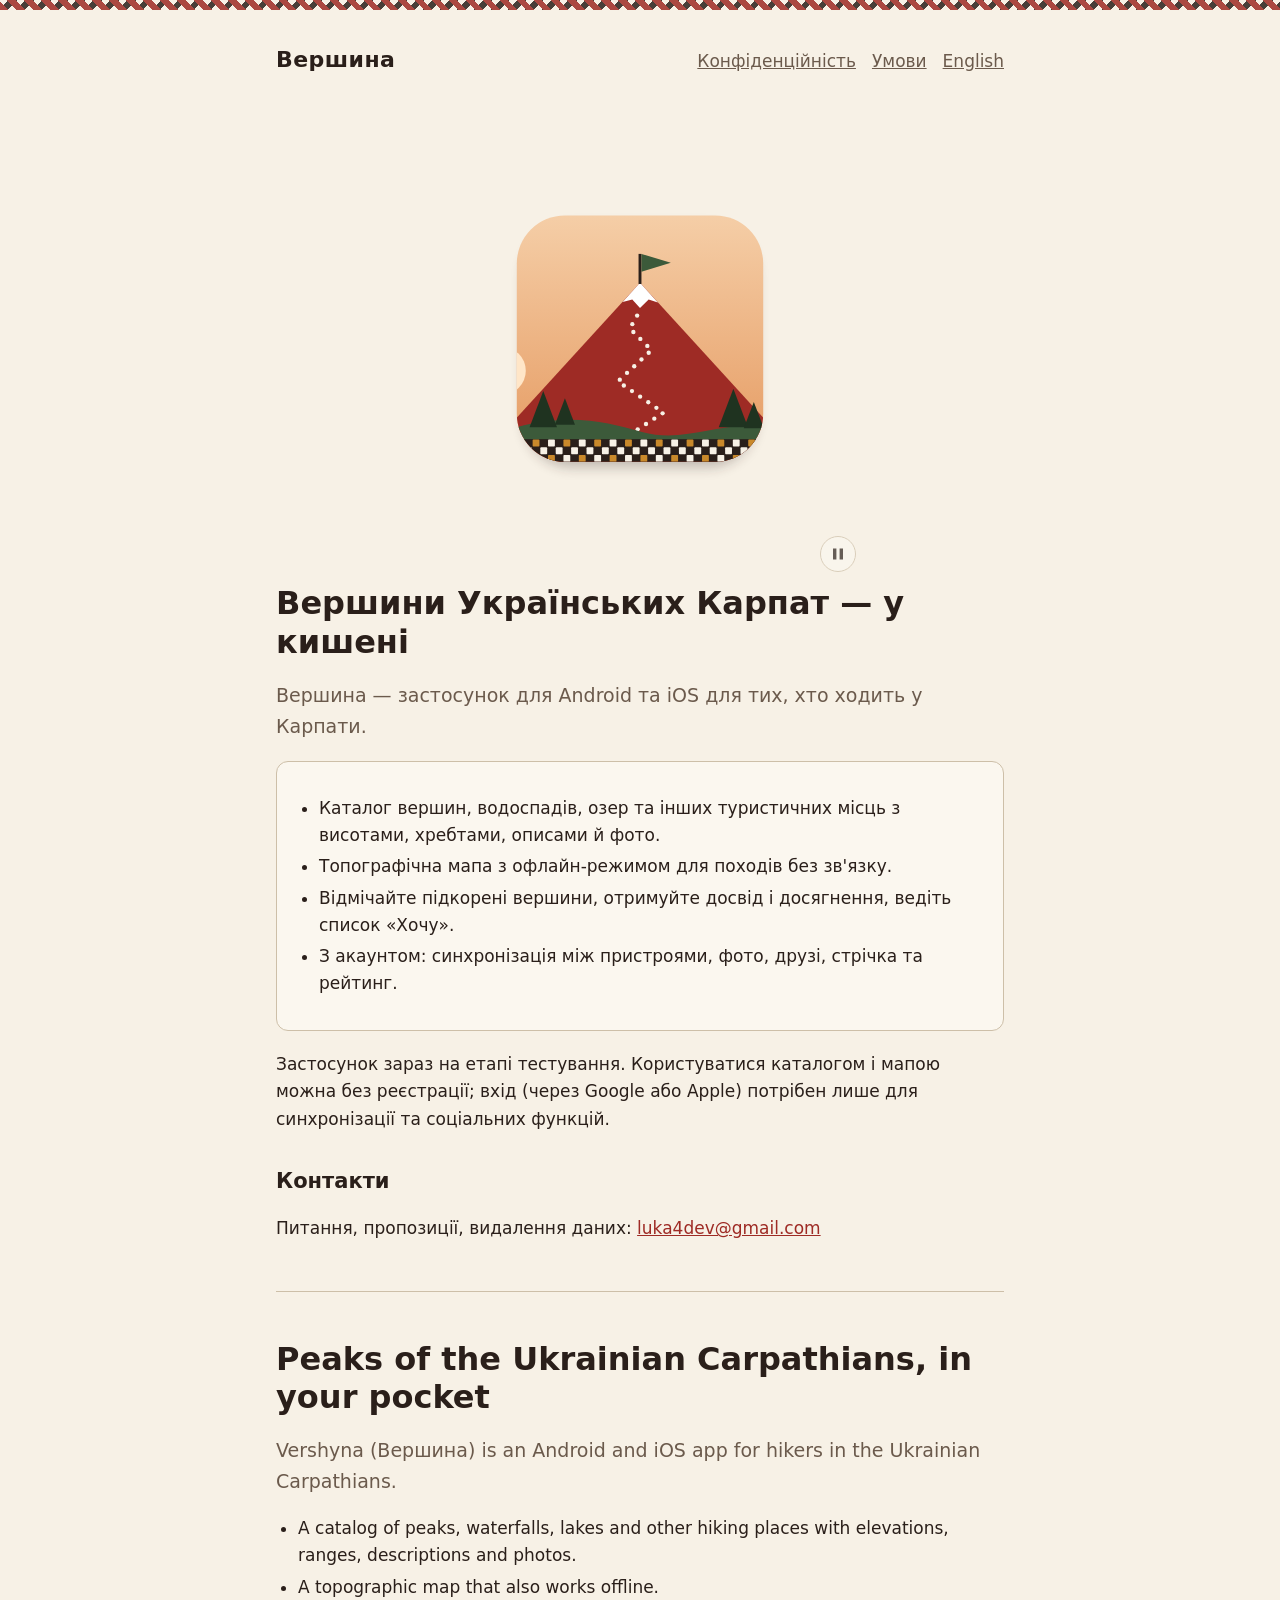
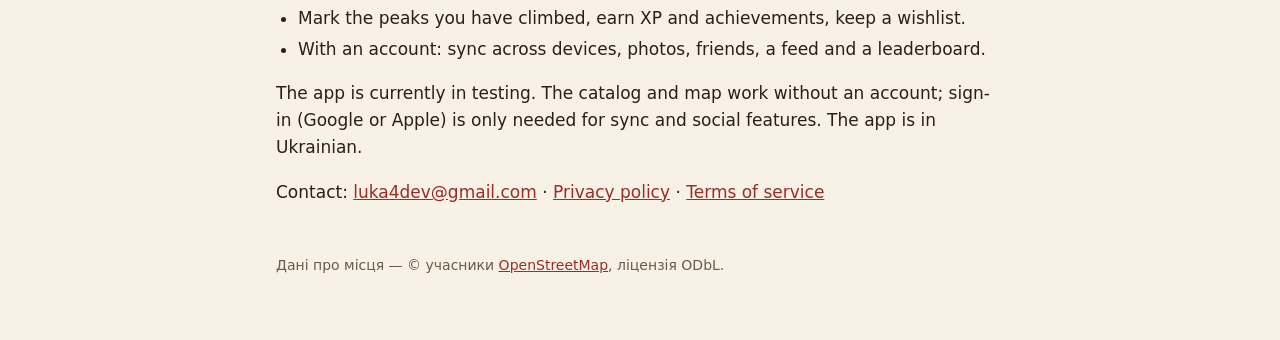
<file: index.html>
<!doctype html>
<html lang="uk">
<head>
<meta charset="utf-8">
<meta name="viewport" content="width=device-width, initial-scale=1">
<meta name="google-site-verification" content="HWtvPHT6k69fjXebC8v9ps20vwsoj0DJlfXnHzNqT5U" />
<title>Вершина — вершини Українських Карпат</title>
<meta name="description" content="Вершина — застосунок для туристів: каталог вершин, водоспадів і озер Українських Карпат, мапа, підкорені вершини, досягнення та рейтинг.">
<link rel="icon" type="image/svg+xml" href="assets/icon.svg">
<link rel="stylesheet" href="style.css">
<script src="js/promo.js" defer></script>
</head>
<body>
<div class="band"></div>
<main>
  <header class="site">
    <a class="brand" href="./">Вершина</a>
    <nav><a href="privacy.html">Конфіденційність</a><a href="terms.html">Умови</a><a href="#en">English</a></nav>
  </header>

  <figure class="promo" id="promo">
    <div class="promo-stage">
      <img src="assets/icon.svg" width="256" height="256" alt="Іконка застосунку Вершина: червона вершина з прапорцем і стежкою, сонце на вечірньому небі">
    </div>
    <button type="button" class="promo-toggle" hidden data-pause="Пауза" data-play="Відтворити"></button>
  </figure>

  <h1>Вершини Українських Карпат — у кишені</h1>
  <p class="lead">Вершина — застосунок для Android та iOS для тих, хто ходить у Карпати.</p>

  <div class="card">
    <ul>
      <li>Каталог вершин, водоспадів, озер та інших туристичних місць з висотами, хребтами, описами й фото.</li>
      <li>Топографічна мапа з офлайн-режимом для походів без зв'язку.</li>
      <li>Відмічайте підкорені вершини, отримуйте досвід і досягнення, ведіть список «Хочу».</li>
      <li>З акаунтом: синхронізація між пристроями, фото, друзі, стрічка та рейтинг.</li>
    </ul>
  </div>

  <p>Застосунок зараз на етапі тестування. Користуватися каталогом і мапою можна без реєстрації; вхід (через Google або Apple) потрібен лише для синхронізації та соціальних функцій.</p>

  <h2>Контакти</h2>
  <p>Питання, пропозиції, видалення даних: <a href="mailto:luka4dev@gmail.com">luka4dev@gmail.com</a></p>

  <hr id="en">

  <h1 lang="en">Peaks of the Ukrainian Carpathians, in your pocket</h1>
  <div lang="en">
    <p class="lead">Vershyna (Вершина) is an Android and iOS app for hikers in the Ukrainian Carpathians.</p>
    <ul>
      <li>A catalog of peaks, waterfalls, lakes and other hiking places with elevations, ranges, descriptions and photos.</li>
      <li>A topographic map that also works offline.</li>
      <li>Mark the peaks you have climbed, earn XP and achievements, keep a wishlist.</li>
      <li>With an account: sync across devices, photos, friends, a feed and a leaderboard.</li>
    </ul>
    <p>The app is currently in testing. The catalog and map work without an account; sign-in (Google or Apple) is only needed for sync and social features. The app is in Ukrainian.</p>
    <p>Contact: <a href="mailto:luka4dev@gmail.com">luka4dev@gmail.com</a> · <a href="privacy.html#en">Privacy policy</a> · <a href="terms.html#en">Terms of service</a></p>
  </div>

  <footer>
    Дані про місця — © учасники <a href="https://www.openstreetmap.org/copyright">OpenStreetMap</a>, ліцензія ODbL.
  </footer>
</main>
</body>
</html>
</file>
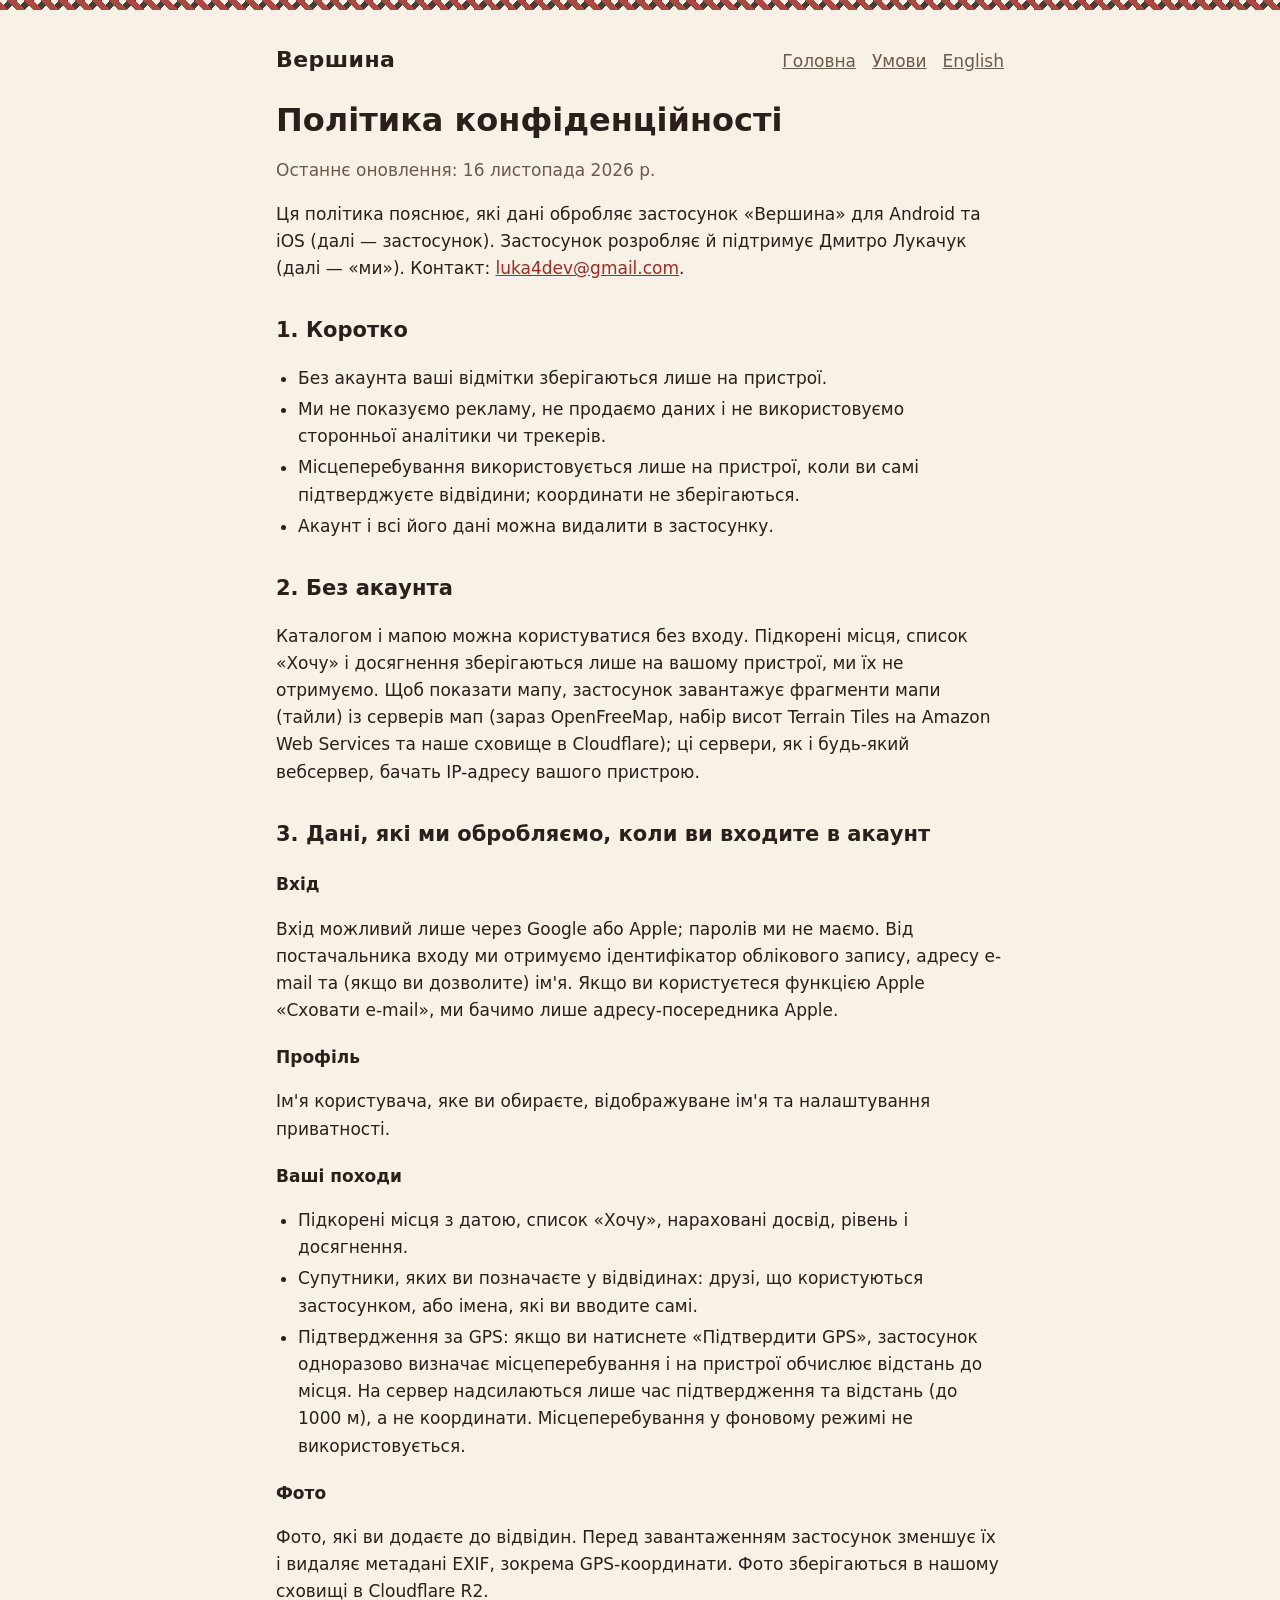
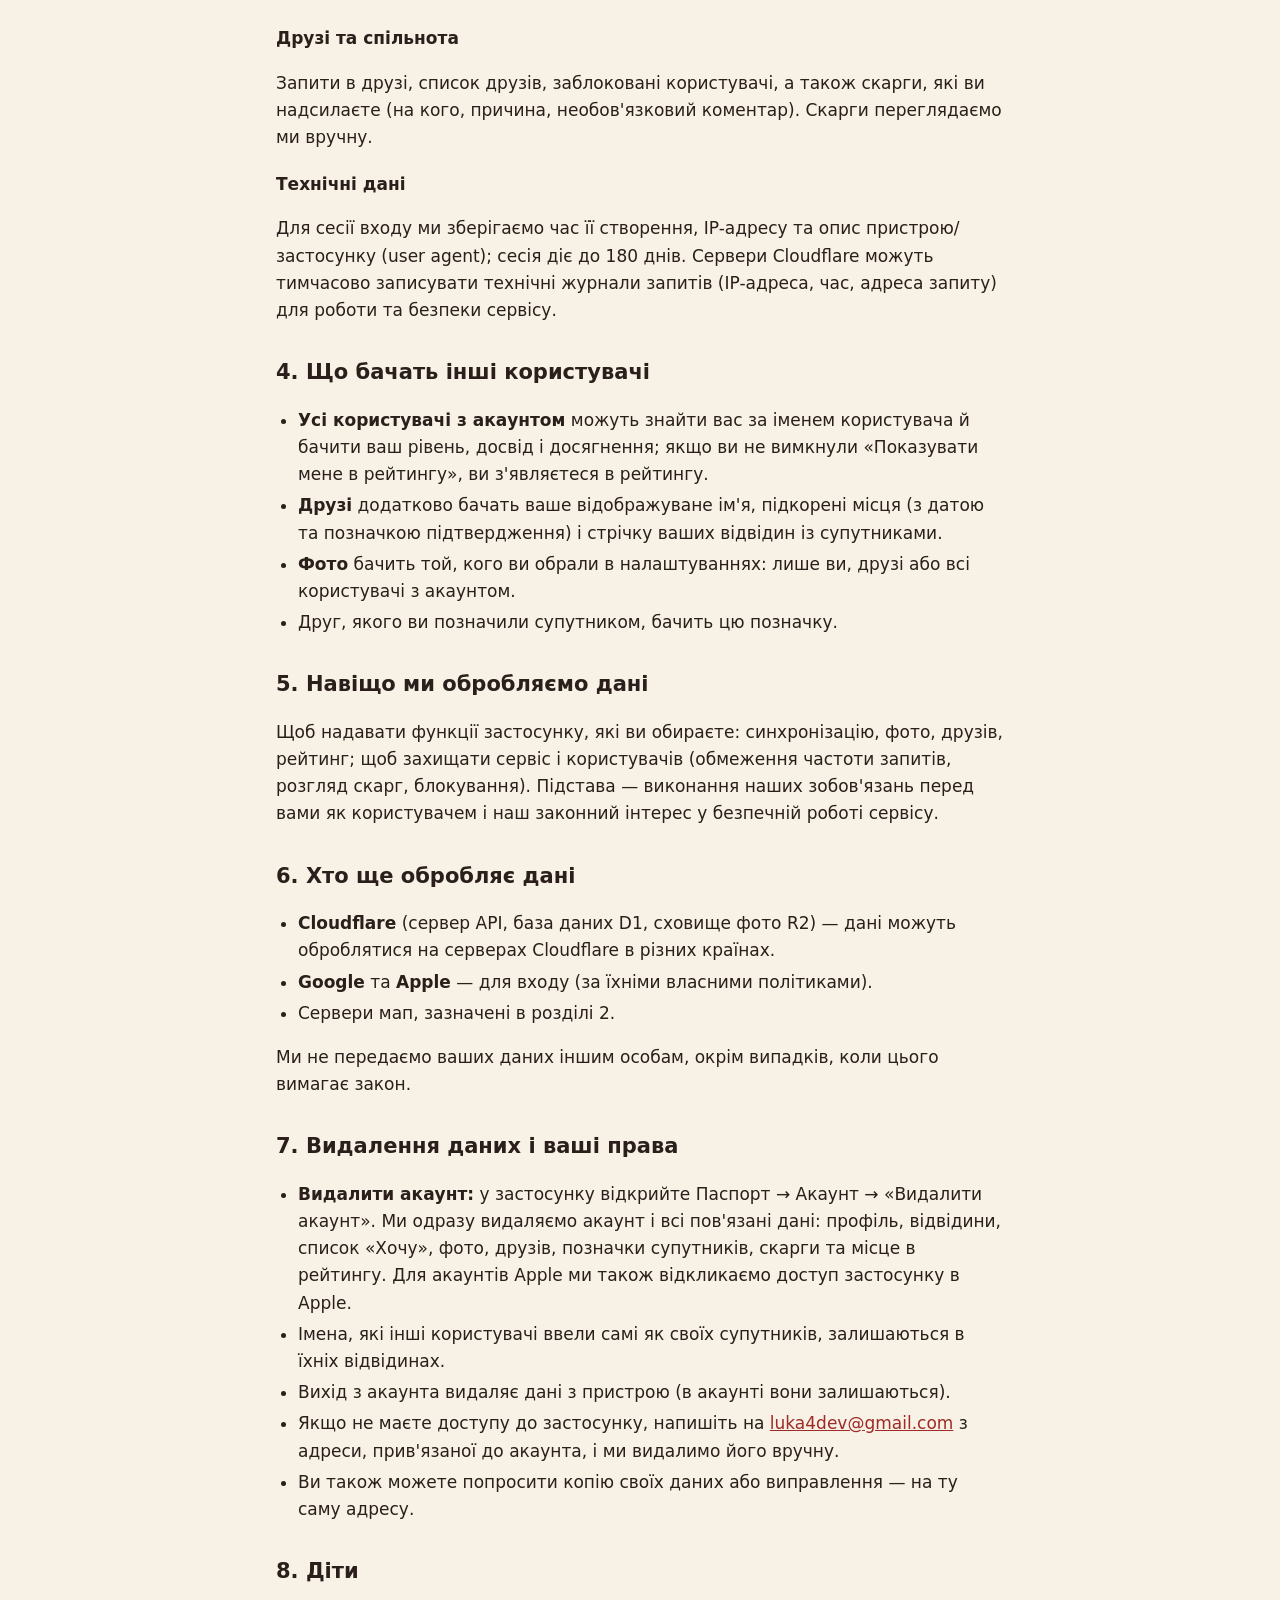
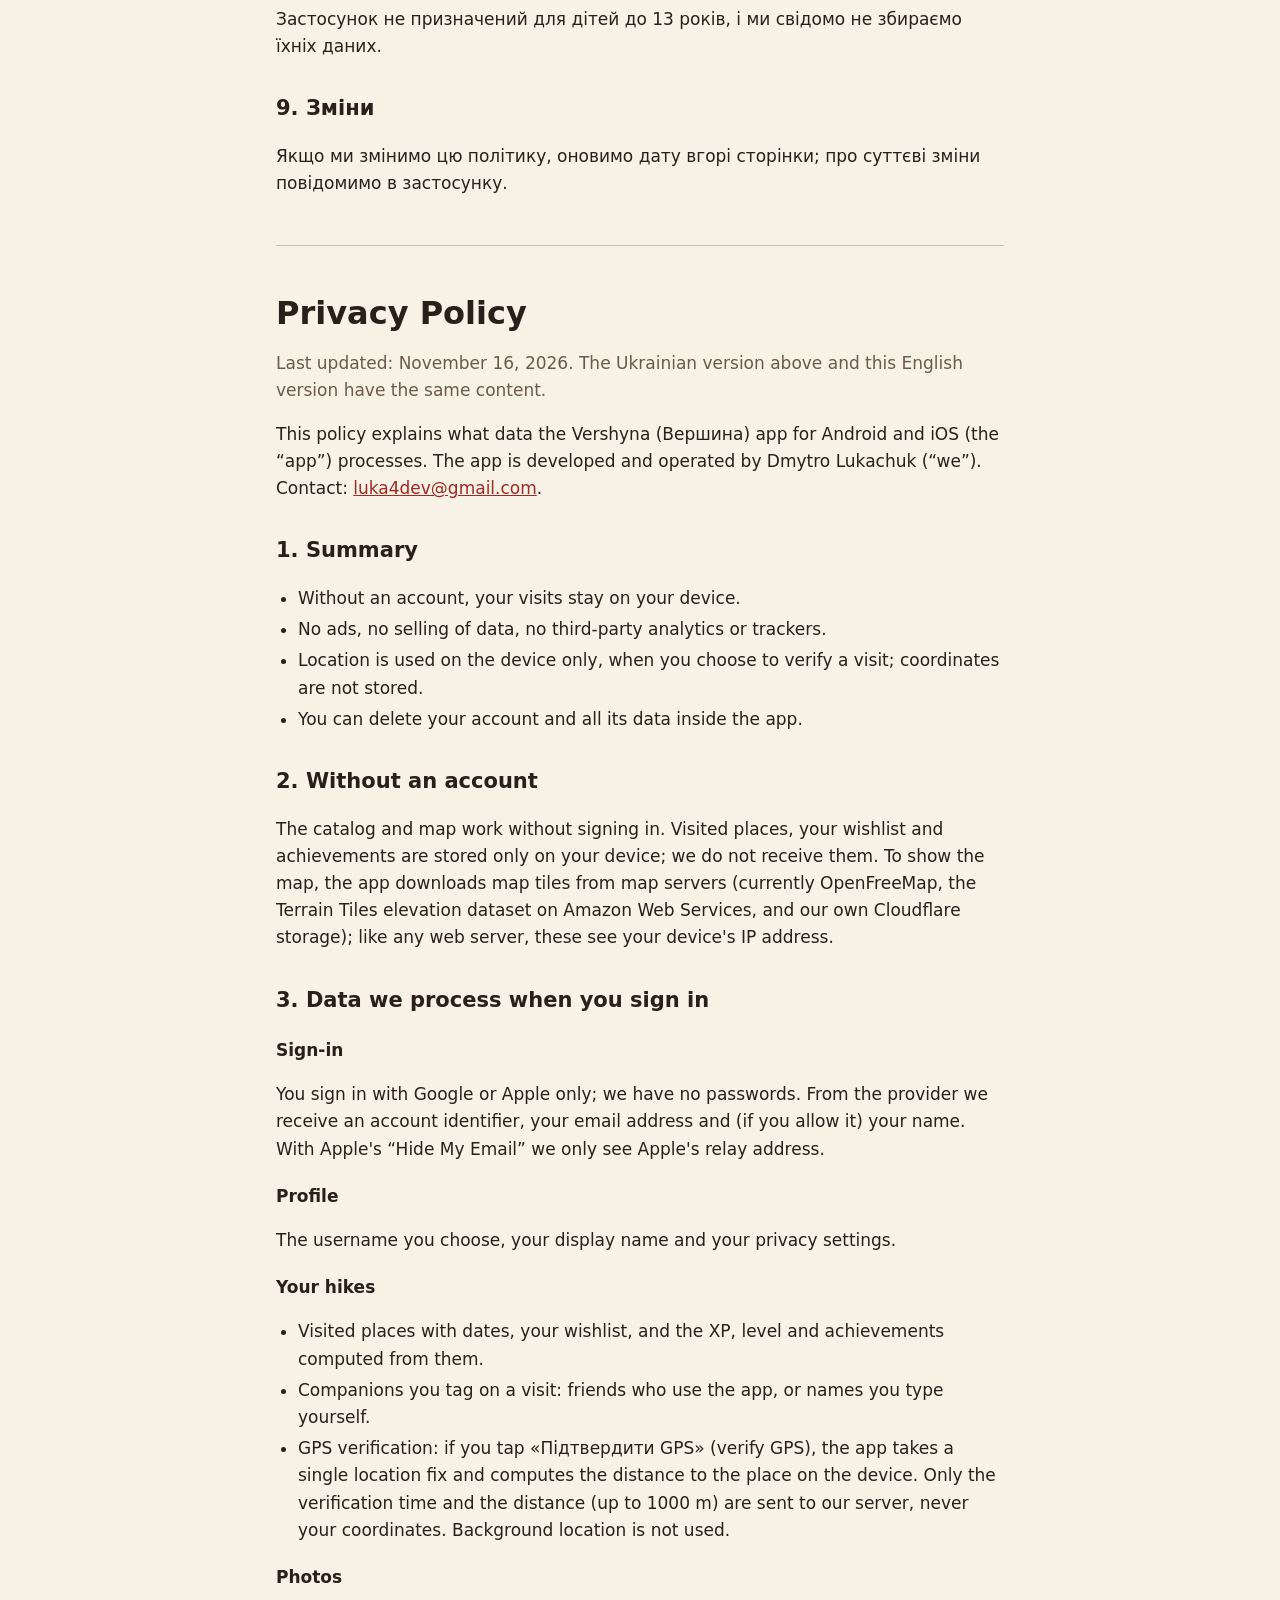
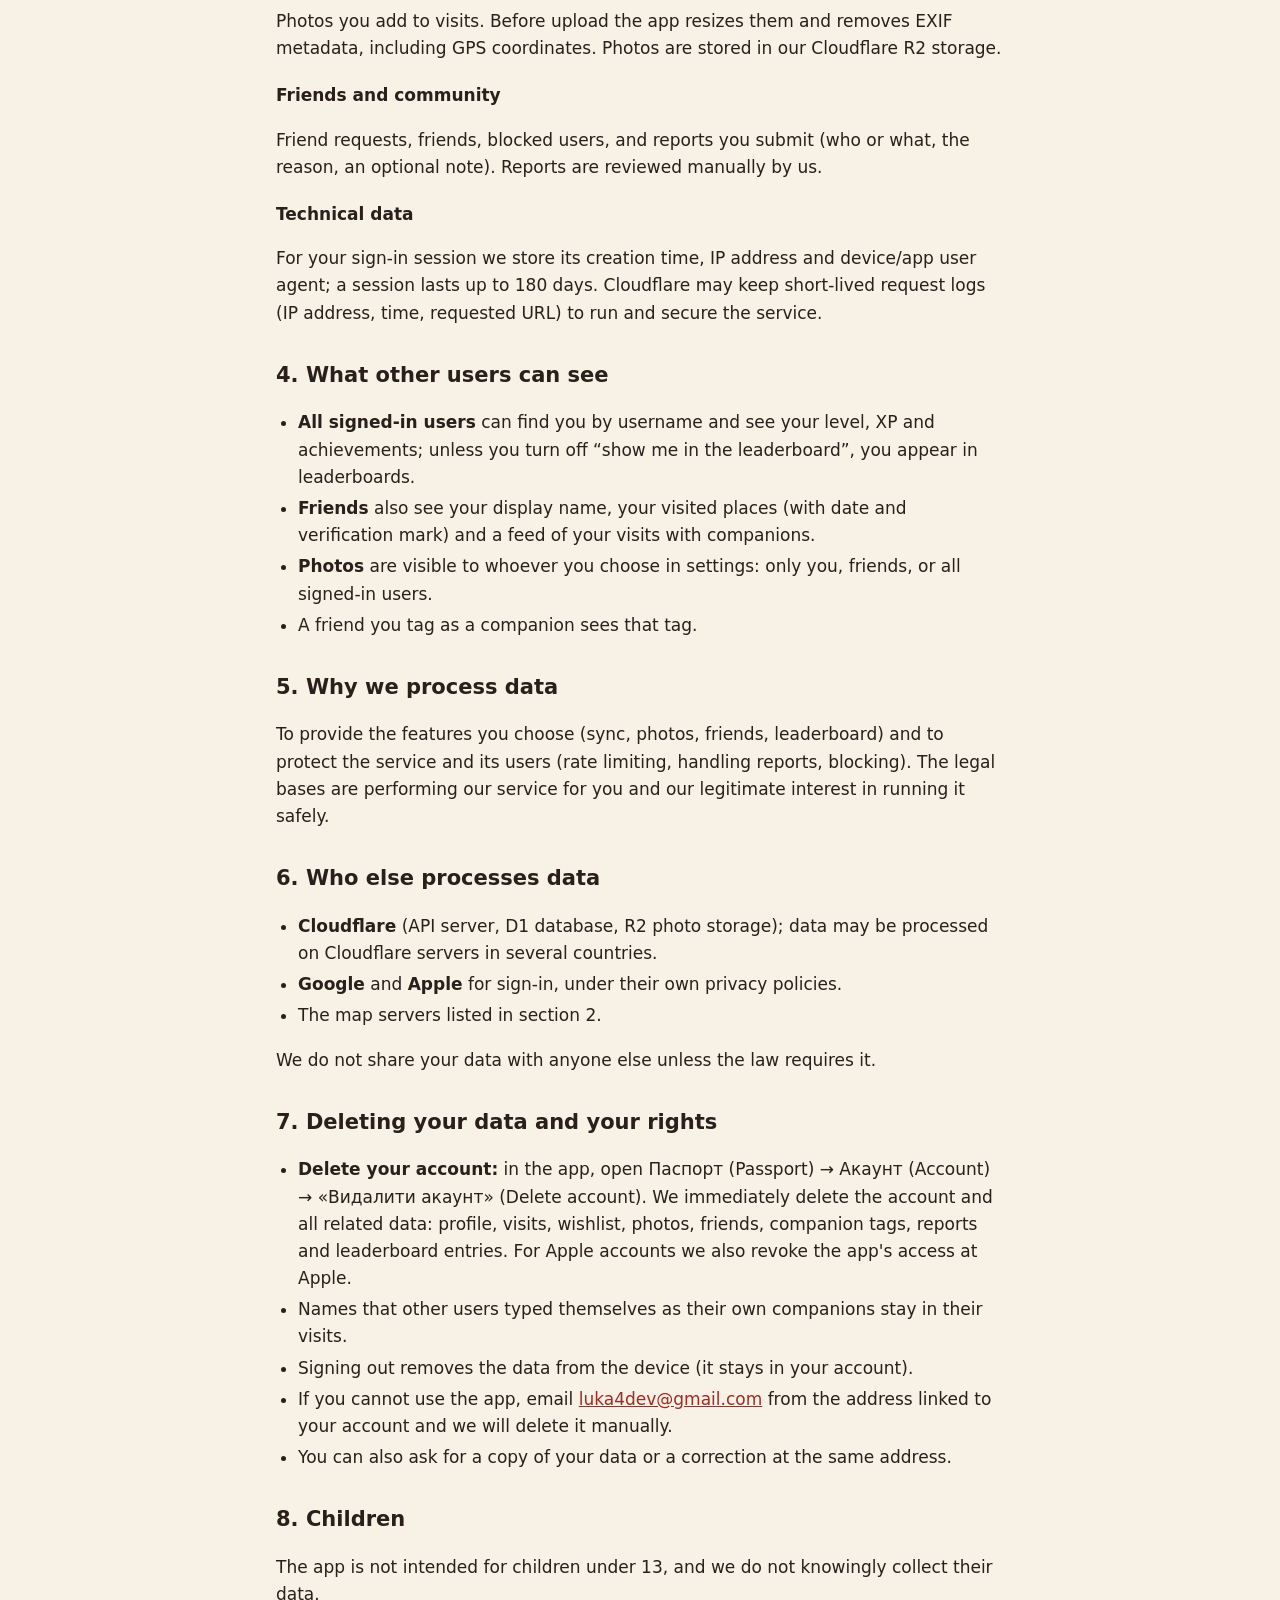
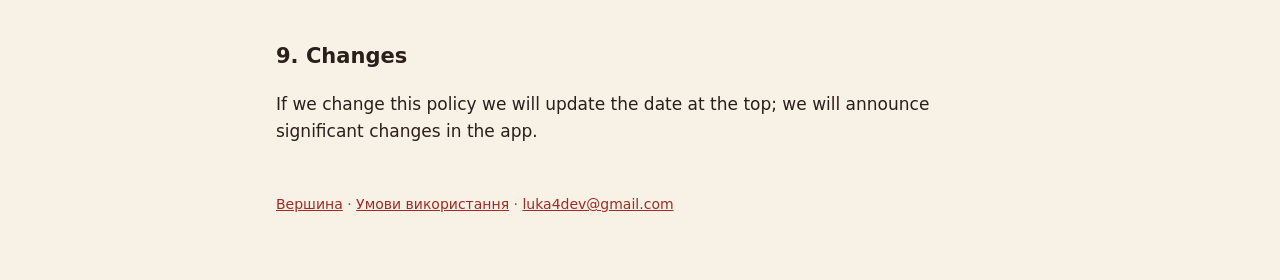
<file: privacy.html>
<!doctype html>
<html lang="uk">
<head>
<meta charset="utf-8">
<meta name="viewport" content="width=device-width, initial-scale=1">
<title>Політика конфіденційності — Вершина</title>
<meta name="description" content="Політика конфіденційності застосунку Вершина / Vershyna privacy policy.">
<link rel="stylesheet" href="style.css">
</head>
<body>
<div class="band"></div>
<main>
  <header class="site">
    <a class="brand" href="./">Вершина</a>
    <nav><a href="./">Головна</a><a href="terms.html">Умови</a><a href="#en">English</a></nav>
  </header>

  <h1>Політика конфіденційності</h1>
  <p class="muted">Останнє оновлення: 16 листопада 2026 р.</p>

  <p>Ця політика пояснює, які дані обробляє застосунок «Вершина» для Android та iOS (далі — застосунок). Застосунок розробляє й підтримує Дмитро Лукачук (далі — «ми»). Контакт: <a href="mailto:luka4dev@gmail.com">luka4dev@gmail.com</a>.</p>

  <h2>1. Коротко</h2>
  <ul>
    <li>Без акаунта ваші відмітки зберігаються лише на пристрої.</li>
    <li>Ми не показуємо рекламу, не продаємо даних і не використовуємо сторонньої аналітики чи трекерів.</li>
    <li>Місцеперебування використовується лише на пристрої, коли ви самі підтверджуєте відвідини; координати не зберігаються.</li>
    <li>Акаунт і всі його дані можна видалити в застосунку.</li>
  </ul>

  <h2>2. Без акаунта</h2>
  <p>Каталогом і мапою можна користуватися без входу. Підкорені місця, список «Хочу» і досягнення зберігаються лише на вашому пристрої, ми їх не отримуємо. Щоб показати мапу, застосунок завантажує фрагменти мапи (тайли) із серверів мап (зараз OpenFreeMap, набір висот Terrain Tiles на Amazon Web Services та наше сховище в Cloudflare); ці сервери, як і будь-який вебсервер, бачать IP-адресу вашого пристрою.</p>

  <h2>3. Дані, які ми обробляємо, коли ви входите в акаунт</h2>
  <h3>Вхід</h3>
  <p>Вхід можливий лише через Google або Apple; паролів ми не маємо. Від постачальника входу ми отримуємо ідентифікатор облікового запису, адресу e-mail та (якщо ви дозволите) ім'я. Якщо ви користуєтеся функцією Apple «Сховати e-mail», ми бачимо лише адресу-посередника Apple.</p>
  <h3>Профіль</h3>
  <p>Ім'я користувача, яке ви обираєте, відображуване ім'я та налаштування приватності.</p>
  <h3>Ваші походи</h3>
  <ul>
    <li>Підкорені місця з датою, список «Хочу», нараховані досвід, рівень і досягнення.</li>
    <li>Супутники, яких ви позначаєте у відвідинах: друзі, що користуються застосунком, або імена, які ви вводите самі.</li>
    <li>Підтвердження за GPS: якщо ви натиснете «Підтвердити GPS», застосунок одноразово визначає місцеперебування і на пристрої обчислює відстань до місця. На сервер надсилаються лише час підтвердження та відстань (до 1000 м), а не координати. Місцеперебування у фоновому режимі не використовується.</li>
  </ul>
  <h3>Фото</h3>
  <p>Фото, які ви додаєте до відвідин. Перед завантаженням застосунок зменшує їх і видаляє метадані EXIF, зокрема GPS-координати. Фото зберігаються в нашому сховищі в Cloudflare R2.</p>
  <h3>Друзі та спільнота</h3>
  <p>Запити в друзі, список друзів, заблоковані користувачі, а також скарги, які ви надсилаєте (на кого, причина, необов'язковий коментар). Скарги переглядаємо ми вручну.</p>
  <h3>Технічні дані</h3>
  <p>Для сесії входу ми зберігаємо час її створення, IP-адресу та опис пристрою/застосунку (user agent); сесія діє до 180 днів. Сервери Cloudflare можуть тимчасово записувати технічні журнали запитів (IP-адреса, час, адреса запиту) для роботи та безпеки сервісу.</p>

  <h2>4. Що бачать інші користувачі</h2>
  <ul>
    <li><b>Усі користувачі з акаунтом</b> можуть знайти вас за іменем користувача й бачити ваш рівень, досвід і досягнення; якщо ви не вимкнули «Показувати мене в рейтингу», ви з'являєтеся в рейтингу.</li>
    <li><b>Друзі</b> додатково бачать ваше відображуване ім'я, підкорені місця (з датою та позначкою підтвердження) і стрічку ваших відвідин із супутниками.</li>
    <li><b>Фото</b> бачить той, кого ви обрали в налаштуваннях: лише ви, друзі або всі користувачі з акаунтом.</li>
    <li>Друг, якого ви позначили супутником, бачить цю позначку.</li>
  </ul>

  <h2>5. Навіщо ми обробляємо дані</h2>
  <p>Щоб надавати функції застосунку, які ви обираєте: синхронізацію, фото, друзів, рейтинг; щоб захищати сервіс і користувачів (обмеження частоти запитів, розгляд скарг, блокування). Підстава — виконання наших зобов'язань перед вами як користувачем і наш законний інтерес у безпечній роботі сервісу.</p>

  <h2>6. Хто ще обробляє дані</h2>
  <ul>
    <li><b>Cloudflare</b> (сервер API, база даних D1, сховище фото R2) — дані можуть оброблятися на серверах Cloudflare в різних країнах.</li>
    <li><b>Google</b> та <b>Apple</b> — для входу (за їхніми власними політиками).</li>
    <li>Сервери мап, зазначені в розділі 2.</li>
  </ul>
  <p>Ми не передаємо ваших даних іншим особам, окрім випадків, коли цього вимагає закон.</p>

  <h2 id="delete">7. Видалення даних і ваші права</h2>
  <ul>
    <li><b>Видалити акаунт:</b> у застосунку відкрийте Паспорт → Акаунт → «Видалити акаунт». Ми одразу видаляємо акаунт і всі пов'язані дані: профіль, відвідини, список «Хочу», фото, друзів, позначки супутників, скарги та місце в рейтингу. Для акаунтів Apple ми також відкликаємо доступ застосунку в Apple.</li>
    <li>Імена, які інші користувачі ввели самі як своїх супутників, залишаються в їхніх відвідинах.</li>
    <li>Вихід з акаунта видаляє дані з пристрою (в акаунті вони залишаються).</li>
    <li>Якщо не маєте доступу до застосунку, напишіть на <a href="mailto:luka4dev@gmail.com">luka4dev@gmail.com</a> з адреси, прив'язаної до акаунта, і ми видалимо його вручну.</li>
    <li>Ви також можете попросити копію своїх даних або виправлення — на ту саму адресу.</li>
  </ul>

  <h2>8. Діти</h2>
  <p>Застосунок не призначений для дітей до 13 років, і ми свідомо не збираємо їхніх даних.</p>

  <h2>9. Зміни</h2>
  <p>Якщо ми змінимо цю політику, оновимо дату вгорі сторінки; про суттєві зміни повідомимо в застосунку.</p>

  <hr id="en">

  <div lang="en">
  <h1>Privacy Policy</h1>
  <p class="muted">Last updated: November 16, 2026. The Ukrainian version above and this English version have the same content.</p>

  <p>This policy explains what data the Vershyna (Вершина) app for Android and iOS (the “app”) processes. The app is developed and operated by Dmytro Lukachuk (“we”). Contact: <a href="mailto:luka4dev@gmail.com">luka4dev@gmail.com</a>.</p>

  <h2>1. Summary</h2>
  <ul>
    <li>Without an account, your visits stay on your device.</li>
    <li>No ads, no selling of data, no third-party analytics or trackers.</li>
    <li>Location is used on the device only, when you choose to verify a visit; coordinates are not stored.</li>
    <li>You can delete your account and all its data inside the app.</li>
  </ul>

  <h2>2. Without an account</h2>
  <p>The catalog and map work without signing in. Visited places, your wishlist and achievements are stored only on your device; we do not receive them. To show the map, the app downloads map tiles from map servers (currently OpenFreeMap, the Terrain Tiles elevation dataset on Amazon Web Services, and our own Cloudflare storage); like any web server, these see your device's IP address.</p>

  <h2>3. Data we process when you sign in</h2>
  <h3>Sign-in</h3>
  <p>You sign in with Google or Apple only; we have no passwords. From the provider we receive an account identifier, your email address and (if you allow it) your name. With Apple's “Hide My Email” we only see Apple's relay address.</p>
  <h3>Profile</h3>
  <p>The username you choose, your display name and your privacy settings.</p>
  <h3>Your hikes</h3>
  <ul>
    <li>Visited places with dates, your wishlist, and the XP, level and achievements computed from them.</li>
    <li>Companions you tag on a visit: friends who use the app, or names you type yourself.</li>
    <li>GPS verification: if you tap «Підтвердити GPS» (verify GPS), the app takes a single location fix and computes the distance to the place on the device. Only the verification time and the distance (up to 1000 m) are sent to our server, never your coordinates. Background location is not used.</li>
  </ul>
  <h3>Photos</h3>
  <p>Photos you add to visits. Before upload the app resizes them and removes EXIF metadata, including GPS coordinates. Photos are stored in our Cloudflare R2 storage.</p>
  <h3>Friends and community</h3>
  <p>Friend requests, friends, blocked users, and reports you submit (who or what, the reason, an optional note). Reports are reviewed manually by us.</p>
  <h3>Technical data</h3>
  <p>For your sign-in session we store its creation time, IP address and device/app user agent; a session lasts up to 180 days. Cloudflare may keep short-lived request logs (IP address, time, requested URL) to run and secure the service.</p>

  <h2>4. What other users can see</h2>
  <ul>
    <li><b>All signed-in users</b> can find you by username and see your level, XP and achievements; unless you turn off “show me in the leaderboard”, you appear in leaderboards.</li>
    <li><b>Friends</b> also see your display name, your visited places (with date and verification mark) and a feed of your visits with companions.</li>
    <li><b>Photos</b> are visible to whoever you choose in settings: only you, friends, or all signed-in users.</li>
    <li>A friend you tag as a companion sees that tag.</li>
  </ul>

  <h2>5. Why we process data</h2>
  <p>To provide the features you choose (sync, photos, friends, leaderboard) and to protect the service and its users (rate limiting, handling reports, blocking). The legal bases are performing our service for you and our legitimate interest in running it safely.</p>

  <h2>6. Who else processes data</h2>
  <ul>
    <li><b>Cloudflare</b> (API server, D1 database, R2 photo storage); data may be processed on Cloudflare servers in several countries.</li>
    <li><b>Google</b> and <b>Apple</b> for sign-in, under their own privacy policies.</li>
    <li>The map servers listed in section 2.</li>
  </ul>
  <p>We do not share your data with anyone else unless the law requires it.</p>

  <h2 id="delete-en">7. Deleting your data and your rights</h2>
  <ul>
    <li><b>Delete your account:</b> in the app, open Паспорт (Passport) → Акаунт (Account) → «Видалити акаунт» (Delete account). We immediately delete the account and all related data: profile, visits, wishlist, photos, friends, companion tags, reports and leaderboard entries. For Apple accounts we also revoke the app's access at Apple.</li>
    <li>Names that other users typed themselves as their own companions stay in their visits.</li>
    <li>Signing out removes the data from the device (it stays in your account).</li>
    <li>If you cannot use the app, email <a href="mailto:luka4dev@gmail.com">luka4dev@gmail.com</a> from the address linked to your account and we will delete it manually.</li>
    <li>You can also ask for a copy of your data or a correction at the same address.</li>
  </ul>

  <h2>8. Children</h2>
  <p>The app is not intended for children under 13, and we do not knowingly collect their data.</p>

  <h2>9. Changes</h2>
  <p>If we change this policy we will update the date at the top; we will announce significant changes in the app.</p>
  </div>

  <footer><a href="./">Вершина</a> · <a href="terms.html">Умови використання</a> · <a href="mailto:luka4dev@gmail.com">luka4dev@gmail.com</a></footer>
</main>
</body>
</html>
</file>
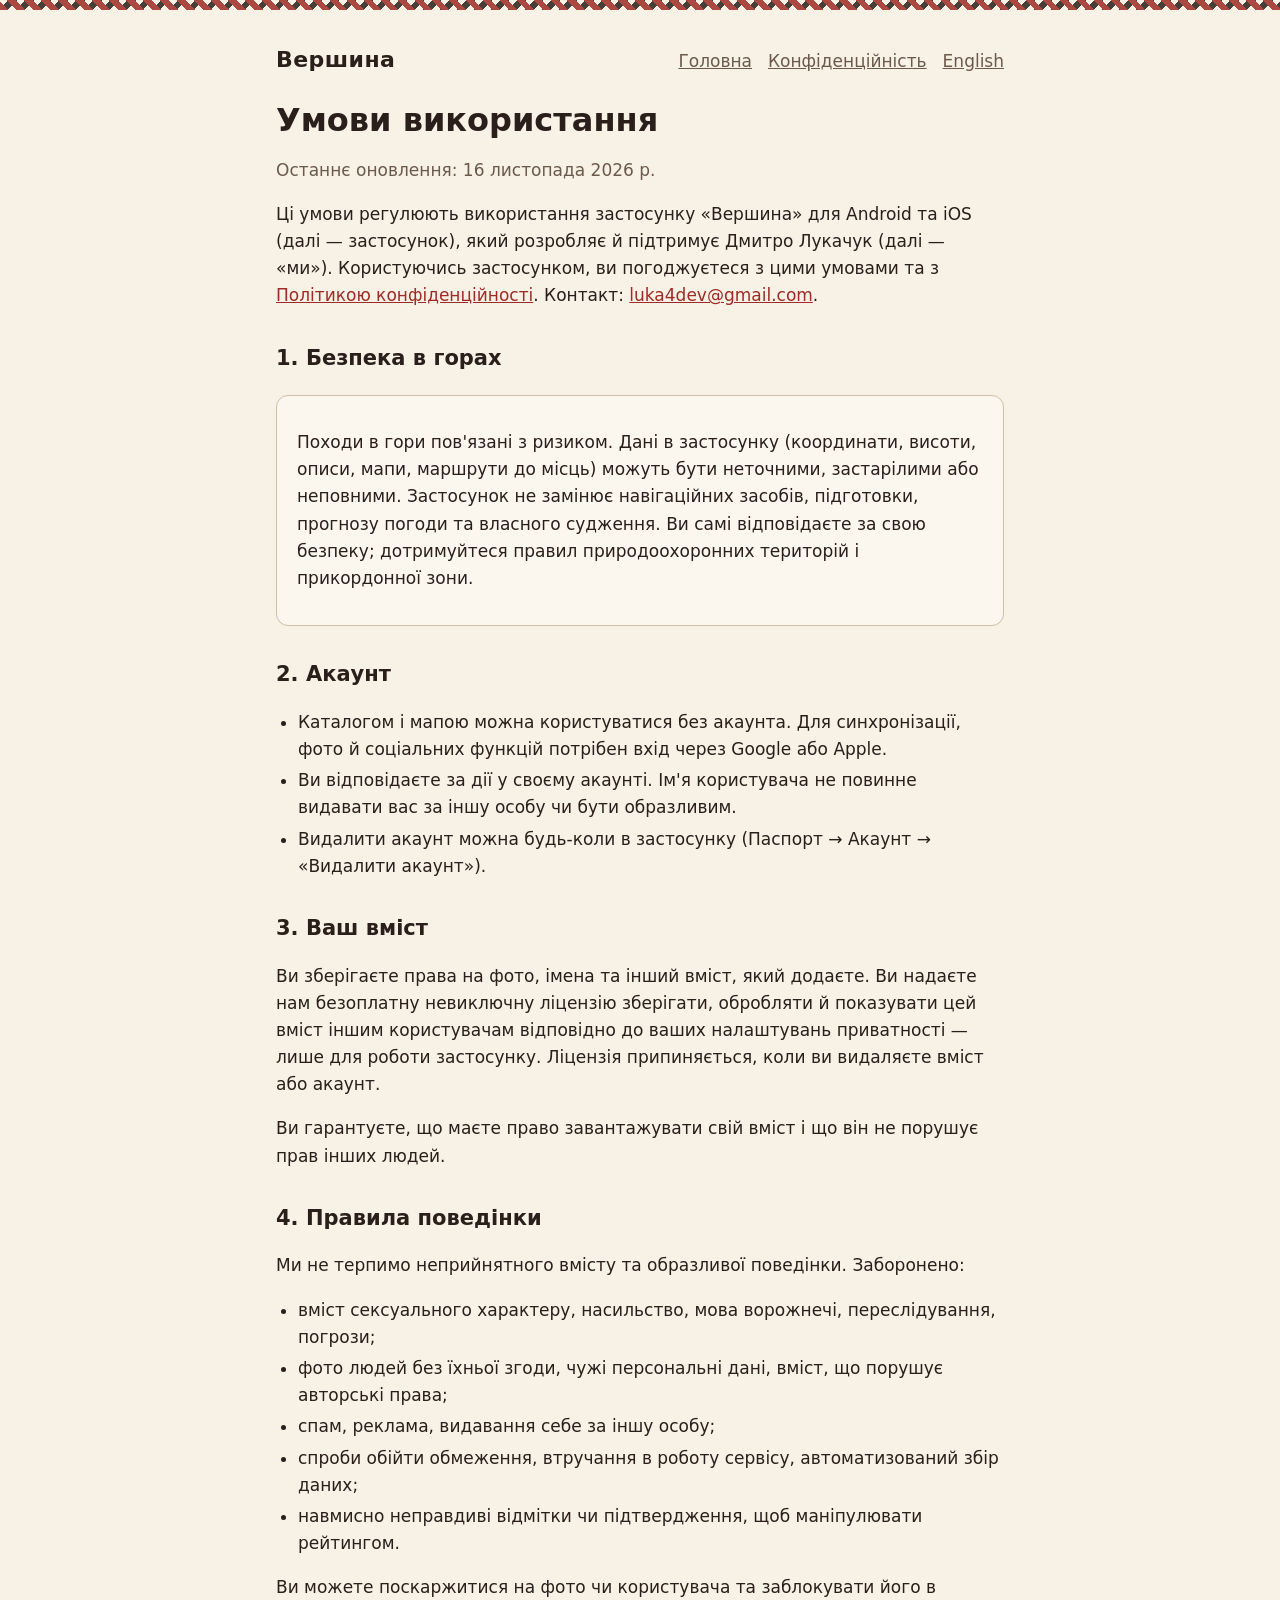
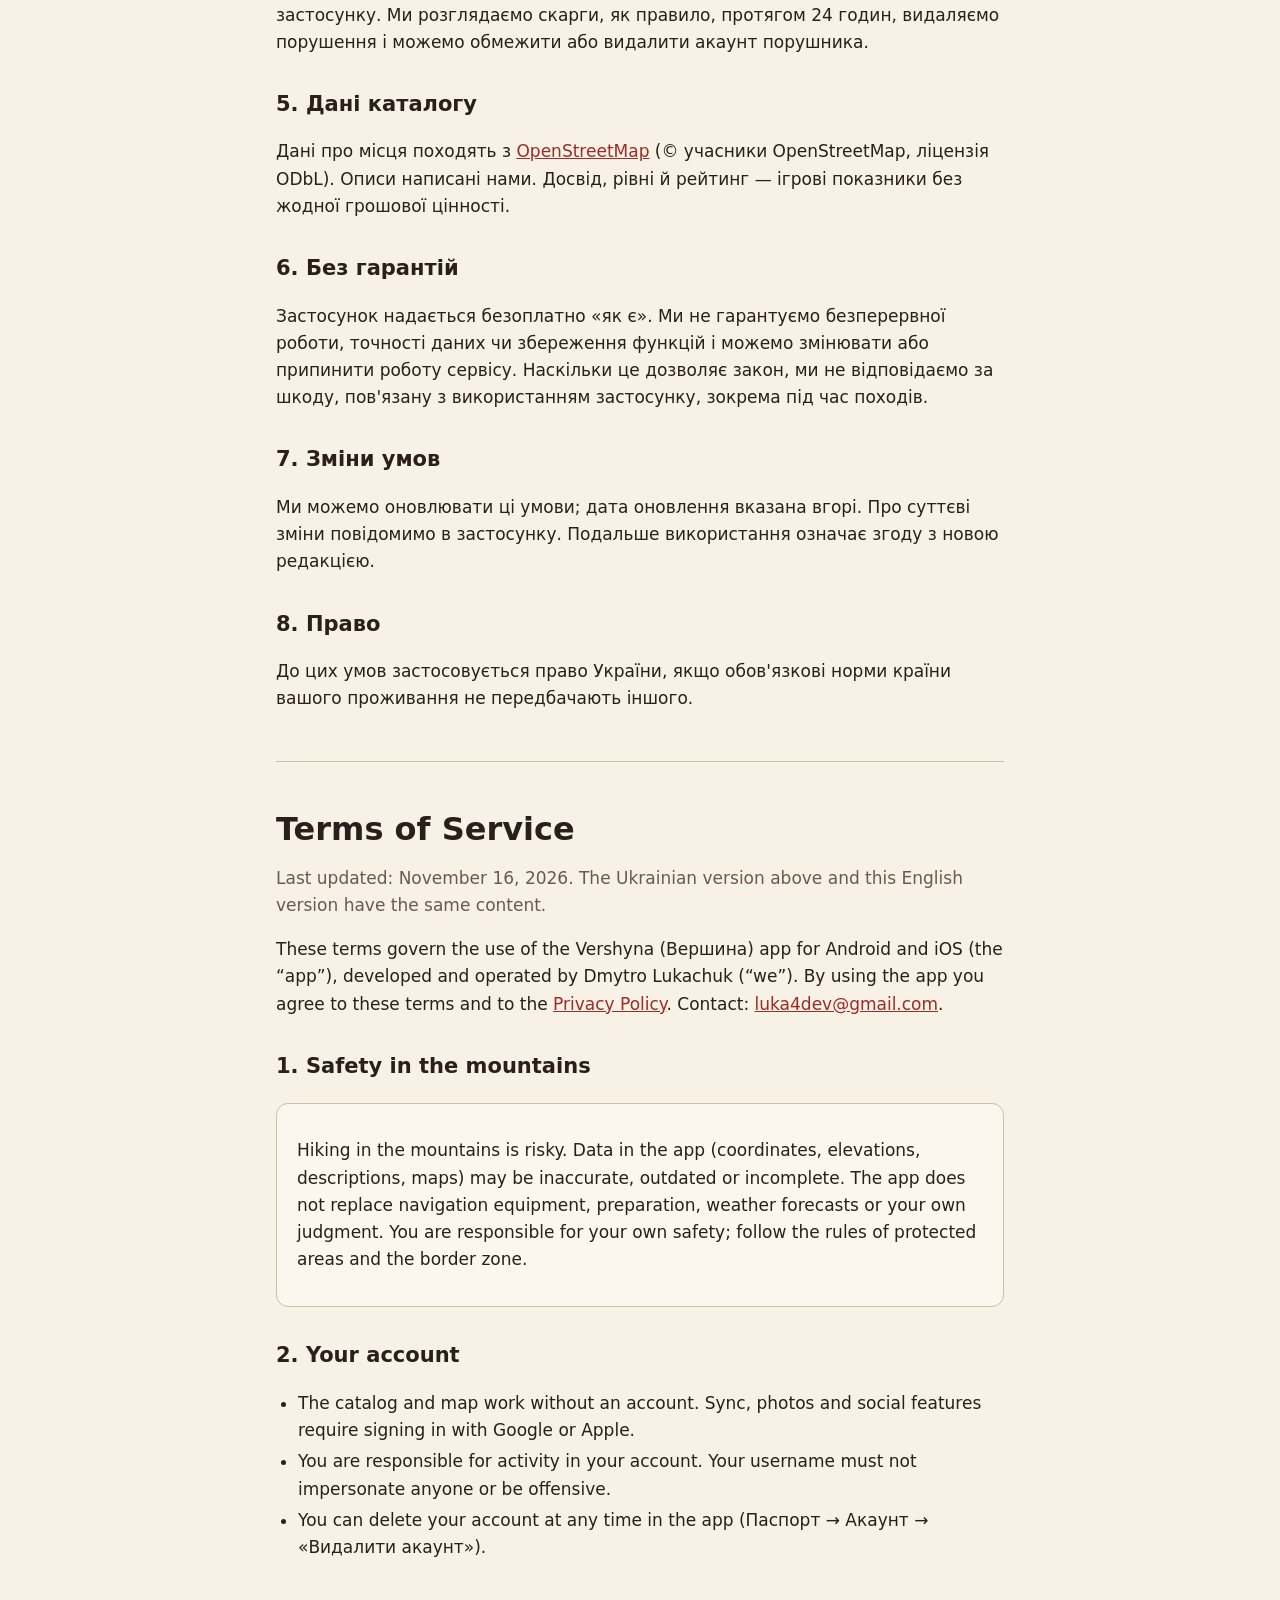
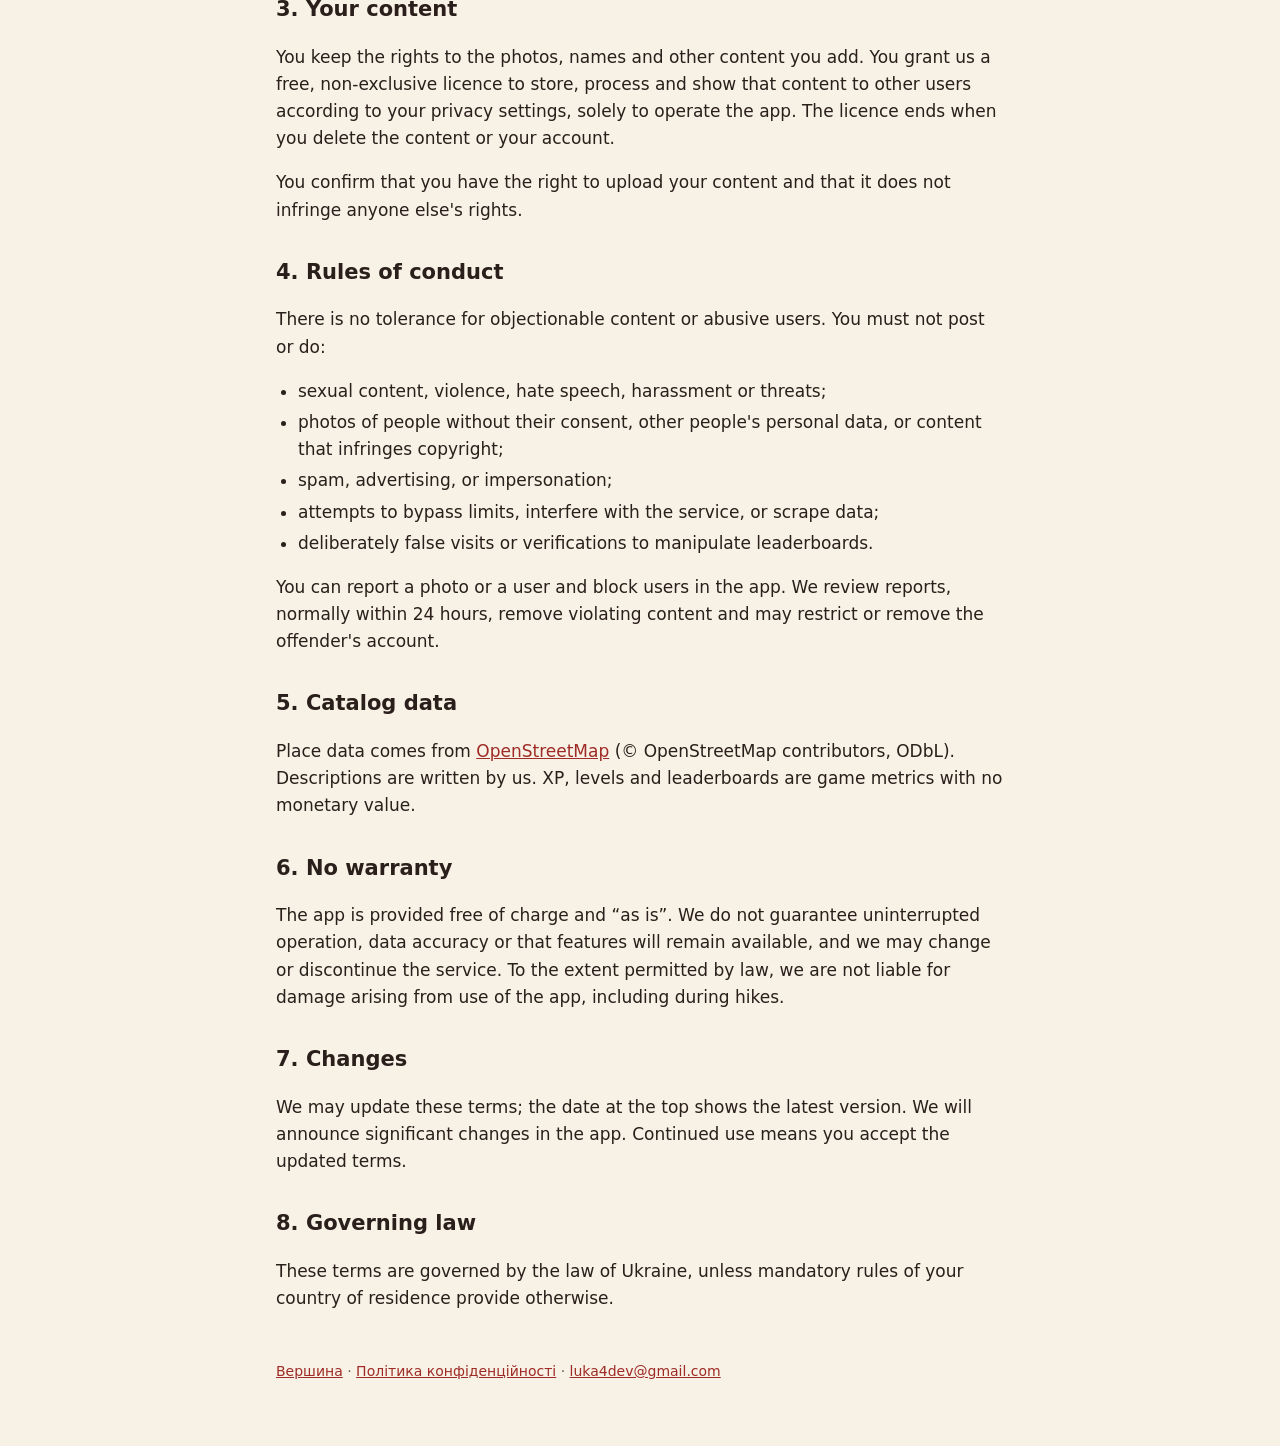
<file: terms.html>
<!doctype html>
<html lang="uk">
<head>
<meta charset="utf-8">
<meta name="viewport" content="width=device-width, initial-scale=1">
<title>Умови використання — Вершина</title>
<meta name="description" content="Умови використання застосунку Вершина / Vershyna terms of service.">
<link rel="stylesheet" href="style.css">
</head>
<body>
<div class="band"></div>
<main>
  <header class="site">
    <a class="brand" href="./">Вершина</a>
    <nav><a href="./">Головна</a><a href="privacy.html">Конфіденційність</a><a href="#en">English</a></nav>
  </header>

  <h1>Умови використання</h1>
  <p class="muted">Останнє оновлення: 16 листопада 2026 р.</p>

  <p>Ці умови регулюють використання застосунку «Вершина» для Android та iOS (далі — застосунок), який розробляє й підтримує Дмитро Лукачук (далі — «ми»). Користуючись застосунком, ви погоджуєтеся з цими умовами та з <a href="privacy.html">Політикою конфіденційності</a>. Контакт: <a href="mailto:luka4dev@gmail.com">luka4dev@gmail.com</a>.</p>

  <h2>1. Безпека в горах</h2>
  <div class="card">
    <p>Походи в гори пов'язані з ризиком. Дані в застосунку (координати, висоти, описи, мапи, маршрути до місць) можуть бути неточними, застарілими або неповними. Застосунок не замінює навігаційних засобів, підготовки, прогнозу погоди та власного судження. Ви самі відповідаєте за свою безпеку; дотримуйтеся правил природоохоронних територій і прикордонної зони.</p>
  </div>

  <h2>2. Акаунт</h2>
  <ul>
    <li>Каталогом і мапою можна користуватися без акаунта. Для синхронізації, фото й соціальних функцій потрібен вхід через Google або Apple.</li>
    <li>Ви відповідаєте за дії у своєму акаунті. Ім'я користувача не повинне видавати вас за іншу особу чи бути образливим.</li>
    <li>Видалити акаунт можна будь-коли в застосунку (Паспорт → Акаунт → «Видалити акаунт»).</li>
  </ul>

  <h2>3. Ваш вміст</h2>
  <p>Ви зберігаєте права на фото, імена та інший вміст, який додаєте. Ви надаєте нам безоплатну невиключну ліцензію зберігати, обробляти й показувати цей вміст іншим користувачам відповідно до ваших налаштувань приватності — лише для роботи застосунку. Ліцензія припиняється, коли ви видаляєте вміст або акаунт.</p>
  <p>Ви гарантуєте, що маєте право завантажувати свій вміст і що він не порушує прав інших людей.</p>

  <h2>4. Правила поведінки</h2>
  <p>Ми не терпимо неприйнятного вмісту та образливої поведінки. Заборонено:</p>
  <ul>
    <li>вміст сексуального характеру, насильство, мова ворожнечі, переслідування, погрози;</li>
    <li>фото людей без їхньої згоди, чужі персональні дані, вміст, що порушує авторські права;</li>
    <li>спам, реклама, видавання себе за іншу особу;</li>
    <li>спроби обійти обмеження, втручання в роботу сервісу, автоматизований збір даних;</li>
    <li>навмисно неправдиві відмітки чи підтвердження, щоб маніпулювати рейтингом.</li>
  </ul>
  <p>Ви можете поскаржитися на фото чи користувача та заблокувати його в застосунку. Ми розглядаємо скарги, як правило, протягом 24 годин, видаляємо порушення і можемо обмежити або видалити акаунт порушника.</p>

  <h2>5. Дані каталогу</h2>
  <p>Дані про місця походять з <a href="https://www.openstreetmap.org/copyright">OpenStreetMap</a> (© учасники OpenStreetMap, ліцензія ODbL). Описи написані нами. Досвід, рівні й рейтинг — ігрові показники без жодної грошової цінності.</p>

  <h2>6. Без гарантій</h2>
  <p>Застосунок надається безоплатно «як є». Ми не гарантуємо безперервної роботи, точності даних чи збереження функцій і можемо змінювати або припинити роботу сервісу. Наскільки це дозволяє закон, ми не відповідаємо за шкоду, пов'язану з використанням застосунку, зокрема під час походів.</p>

  <h2>7. Зміни умов</h2>
  <p>Ми можемо оновлювати ці умови; дата оновлення вказана вгорі. Про суттєві зміни повідомимо в застосунку. Подальше використання означає згоду з новою редакцією.</p>

  <h2>8. Право</h2>
  <p>До цих умов застосовується право України, якщо обов'язкові норми країни вашого проживання не передбачають іншого.</p>

  <hr id="en">

  <div lang="en">
  <h1>Terms of Service</h1>
  <p class="muted">Last updated: November 16, 2026. The Ukrainian version above and this English version have the same content.</p>

  <p>These terms govern the use of the Vershyna (Вершина) app for Android and iOS (the “app”), developed and operated by Dmytro Lukachuk (“we”). By using the app you agree to these terms and to the <a href="privacy.html#en">Privacy Policy</a>. Contact: <a href="mailto:luka4dev@gmail.com">luka4dev@gmail.com</a>.</p>

  <h2>1. Safety in the mountains</h2>
  <div class="card">
    <p>Hiking in the mountains is risky. Data in the app (coordinates, elevations, descriptions, maps) may be inaccurate, outdated or incomplete. The app does not replace navigation equipment, preparation, weather forecasts or your own judgment. You are responsible for your own safety; follow the rules of protected areas and the border zone.</p>
  </div>

  <h2>2. Your account</h2>
  <ul>
    <li>The catalog and map work without an account. Sync, photos and social features require signing in with Google or Apple.</li>
    <li>You are responsible for activity in your account. Your username must not impersonate anyone or be offensive.</li>
    <li>You can delete your account at any time in the app (Паспорт → Акаунт → «Видалити акаунт»).</li>
  </ul>

  <h2>3. Your content</h2>
  <p>You keep the rights to the photos, names and other content you add. You grant us a free, non-exclusive licence to store, process and show that content to other users according to your privacy settings, solely to operate the app. The licence ends when you delete the content or your account.</p>
  <p>You confirm that you have the right to upload your content and that it does not infringe anyone else's rights.</p>

  <h2>4. Rules of conduct</h2>
  <p>There is no tolerance for objectionable content or abusive users. You must not post or do:</p>
  <ul>
    <li>sexual content, violence, hate speech, harassment or threats;</li>
    <li>photos of people without their consent, other people's personal data, or content that infringes copyright;</li>
    <li>spam, advertising, or impersonation;</li>
    <li>attempts to bypass limits, interfere with the service, or scrape data;</li>
    <li>deliberately false visits or verifications to manipulate leaderboards.</li>
  </ul>
  <p>You can report a photo or a user and block users in the app. We review reports, normally within 24 hours, remove violating content and may restrict or remove the offender's account.</p>

  <h2>5. Catalog data</h2>
  <p>Place data comes from <a href="https://www.openstreetmap.org/copyright">OpenStreetMap</a> (© OpenStreetMap contributors, ODbL). Descriptions are written by us. XP, levels and leaderboards are game metrics with no monetary value.</p>

  <h2>6. No warranty</h2>
  <p>The app is provided free of charge and “as is”. We do not guarantee uninterrupted operation, data accuracy or that features will remain available, and we may change or discontinue the service. To the extent permitted by law, we are not liable for damage arising from use of the app, including during hikes.</p>

  <h2>7. Changes</h2>
  <p>We may update these terms; the date at the top shows the latest version. We will announce significant changes in the app. Continued use means you accept the updated terms.</p>

  <h2>8. Governing law</h2>
  <p>These terms are governed by the law of Ukraine, unless mandatory rules of your country of residence provide otherwise.</p>
  </div>

  <footer><a href="./">Вершина</a> · <a href="privacy.html">Політика конфіденційності</a> · <a href="mailto:luka4dev@gmail.com">luka4dev@gmail.com</a></footer>
</main>
</body>
</html>
</file>
<file: style.css>
:root {
  --bg: #F7F1E6;
  --surface: #FBF7EF;
  --border: #CDBFA8;
  --text: #2A1F1A;
  --muted: #6B5A4C;
  --primary: #9E2B25;
  --forest: #3C5A3A;
}
@media (prefers-color-scheme: dark) {
  :root {
    --bg: #1E1713;
    --surface: #2A211C;
    --border: #4A3D33;
    --text: #F1E8DA;
    --muted: #BFB1A0;
    --primary: #E07A6F;
    --forest: #9DBB98;
  }
}
* { box-sizing: border-box; }
html { -webkit-text-size-adjust: 100%; }
body {
  margin: 0;
  background: var(--bg);
  color: var(--text);
  font: 17px/1.6 Inter, system-ui, -apple-system, "Segoe UI", Roboto, sans-serif;
}
.band {
  height: 10px;
  background:
    repeating-linear-gradient(45deg, var(--primary) 0 6px, transparent 6px 12px),
    repeating-linear-gradient(-45deg, var(--text) 0 6px, transparent 6px 12px);
  opacity: .85;
}
main { max-width: 760px; margin: 0 auto; padding: 32px 16px 64px; }
header.site { display: flex; align-items: baseline; justify-content: space-between; gap: 12px; flex-wrap: wrap; margin-bottom: 24px; }
header.site a.brand { font-weight: 800; font-size: 22px; color: var(--text); text-decoration: none; letter-spacing: .02em; }
nav a { color: var(--muted); margin-left: 16px; }
nav a:first-child { margin-left: 0; }
h1 { font-size: 32px; line-height: 1.2; margin: 8px 0 8px; }
h2 { font-size: 21px; margin: 32px 0 8px; }
h3 { font-size: 17px; margin: 20px 0 4px; }
a { color: var(--primary); }
.lead { font-size: 19px; color: var(--muted); }
.card { background: var(--surface); border: 1px solid var(--border); border-radius: 12px; padding: 16px 20px; margin: 20px 0; }
.muted { color: var(--muted); }
ul { padding-left: 22px; }
li { margin: 4px 0; }
hr { border: 0; border-top: 1px solid var(--border); margin: 48px 0; }
footer { margin-top: 48px; font-size: 14px; color: var(--muted); }

/* Home-page promo animation (js/promo.js). Without JS the stage shows the static icon. */
.promo { position: relative; margin: 0 auto 8px; max-width: 440px; }
.promo-stage { aspect-ratio: 1000 / 1080; display: flex; align-items: center; justify-content: center; }
.promo-stage img { width: 52%; height: auto; filter: drop-shadow(0 10px 14px rgba(42, 31, 26, .25)); }
.promo-stage svg { display: block; width: 100%; height: 100%; }
.promo-toggle {
  position: absolute; right: 4px; bottom: 4px; width: 36px; height: 36px; padding: 0;
  display: flex; align-items: center; justify-content: center;
  border: 1px solid var(--border); border-radius: 50%; background: var(--surface); color: var(--text);
  cursor: pointer; opacity: .7;
}
.promo-toggle[hidden] { display: none; }
.promo-toggle:hover, .promo-toggle:focus-visible { opacity: 1; }
</file>
